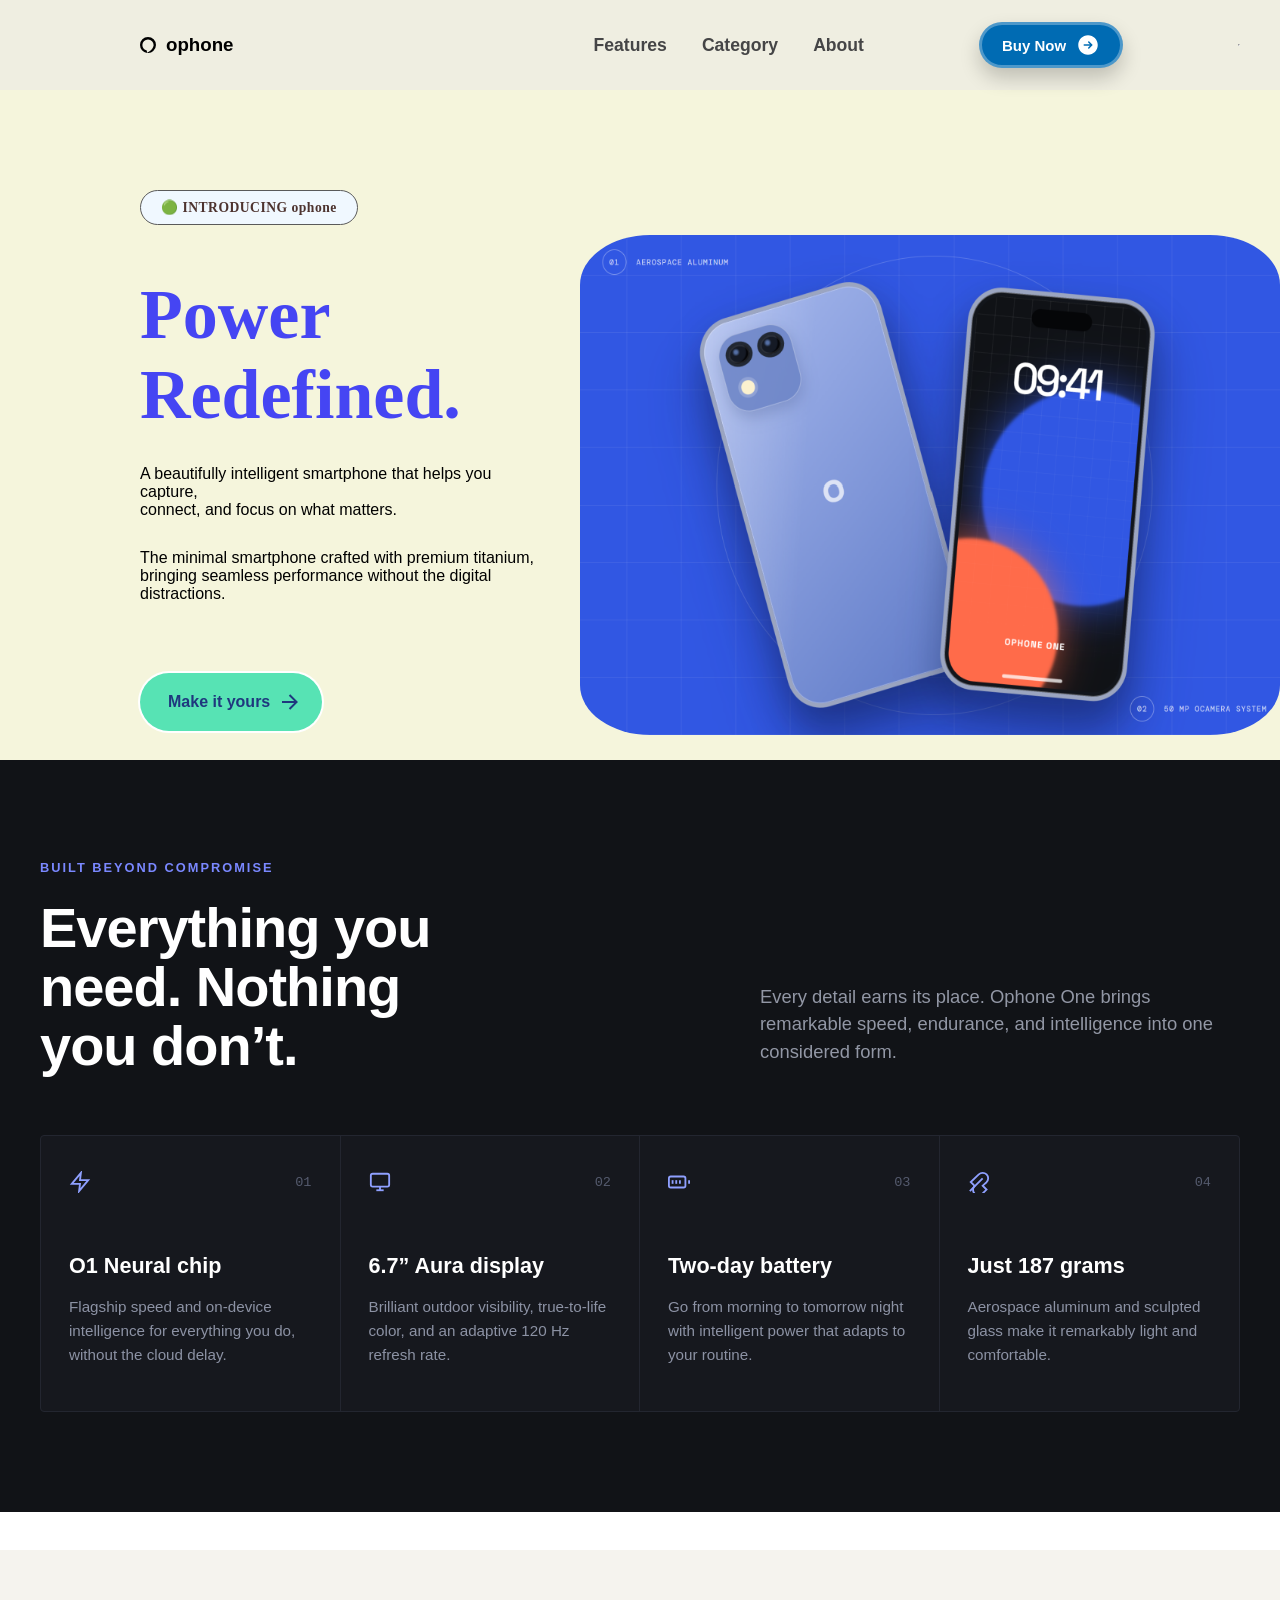
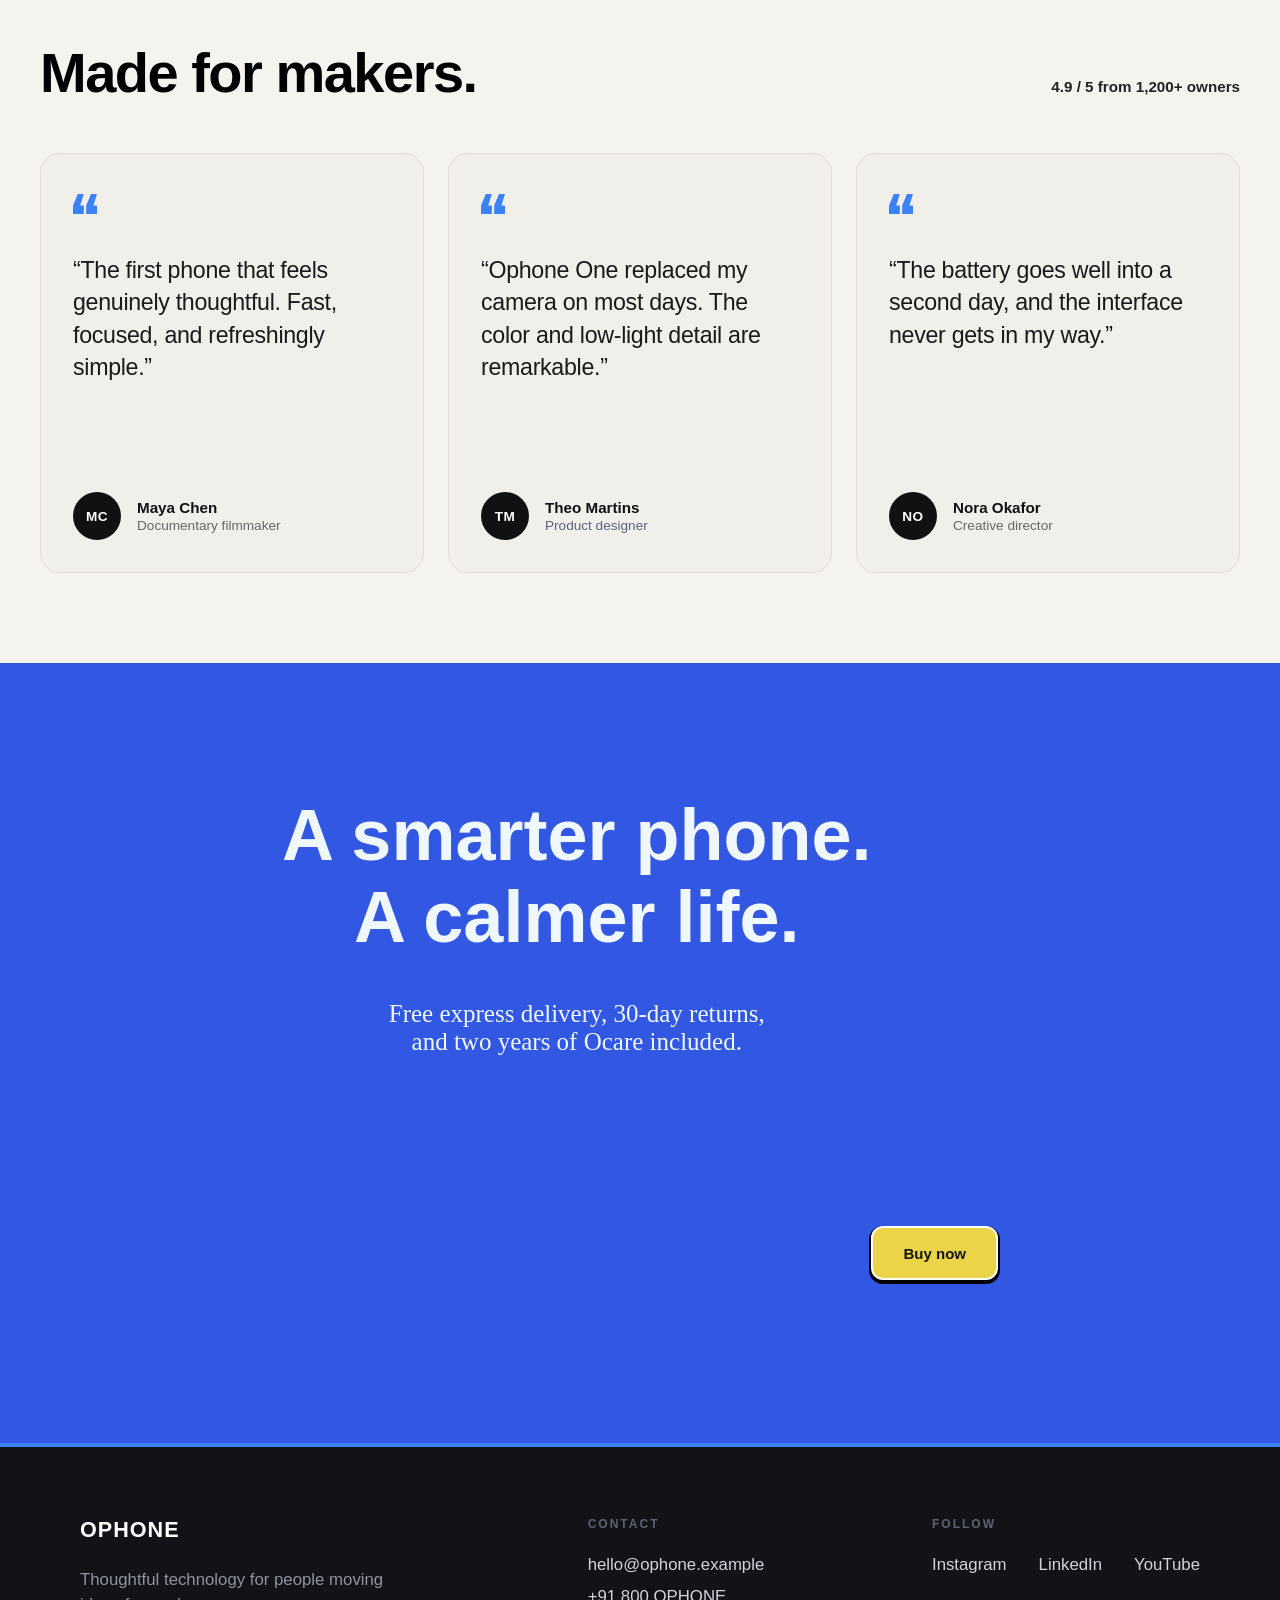
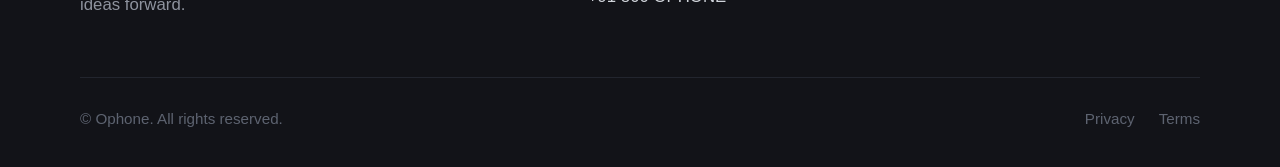
<file: index.html>
<!DOCTYPE html>
<html lang="en">
<head>
    <meta charset="UTF-8">
    <meta name="viewport" content="width=device-width, initial-scale=1.0">
    <title>ophone website</title>
    <link rel="Stylesheet" href="CSS Style/index.css">
    <link rel="Stylesheet" href="CSS Style/main.css">
     <link rel="Stylesheet" href="CSS Style/category.css">
</head>
<body>
    <header class="head1">
        <div class="symbol">
        <div class="logo">
           <svg xmlns="http://www.w3.org/2000/svg" width="16" height="16" fill="currentColor" class="bi bi-alexa" viewBox="0 0 16 16">
  <path d="M7.996 0A8 8 0 0 0 0 8a8 8 0 0 0 6.93 7.93v-1.613a1.06 1.06 0 0 0-.717-1.008A5.6 5.6 0 0 1 2.4 7.865 5.58 5.58 0 0 1 8.054 2.4a5.6 5.6 0 0 1 5.535 5.81l-.002.046-.012.192-.005.061a5 5 0 0 1-.033.284l-.01.068c-.685 4.516-6.564 7.054-6.596 7.068A7.998 7.998 0 0 0 15.992 8 8 8 0 0 0 7.996.001Z"/>
</svg>
            <h3>ophone</h3>
        </div>
        
        <nav class="nav">
            <a href="#feet">Features</a>
            <a href="HTML/Category.html">Category</a>
            <a href="HTML/About.html">About</a>
        </nav>
        </div>
        <div>
         <!-- From Uiverse.io by adeladel522 --> 
<button class="button">
  Buy Now
  <svg fill="currentColor" viewBox="0 0 24 24" class="icon">
    <path
      clip-rule="evenodd"
      d="M12 2.25c-5.385 0-9.75 4.365-9.75 9.75s4.365 9.75 9.75 9.75 9.75-4.365 9.75-9.75S17.385 2.25 12 2.25zm4.28 10.28a.75.75 0 000-1.06l-3-3a.75.75 0 10-1.06 1.06l1.72 1.72H8.25a.75.75 0 000 1.5h5.69l-1.72 1.72a.75.75 0 101.06 1.06l3-3z"
      fill-rule="evenodd"
    ></path>
  </svg>
</button>


        </div>
       <hr>
    </header>

<main>

    <div class="main1">
        <div class="main">
              <h4>🟢 INTRODUCING  ophone</h4>
        </div>
       <div id="main2">
    
    <div class="text">
        <h1 id="power">Power Redefined.</h1>
        <p>A beautifully intelligent smartphone that helps you capture, <br>connect, and focus on what matters.</p>
        <p>The minimal smartphone crafted with premium titanium, bringing seamless 
        performance without the digital distractions.</p>
        <!-- From Uiverse.io by ryota1231 --> 
<button class="animated-button">
  <svg xmlns="http://www.w3.org/2000/svg" class="arr-2" viewBox="0 0 24 24">
    <path
      d="M16.1716 10.9999L10.8076 5.63589L12.2218 4.22168L20 11.9999L12.2218 19.778L10.8076 18.3638L16.1716 12.9999H4V10.9999H16.1716Z"
    ></path>
  </svg>
  <span class="text">Make it yours</span>
  <span class="circle"></span>
  <svg xmlns="http://www.w3.org/2000/svg" class="arr-1" viewBox="0 0 24 24">
    <path
      d="M16.1716 10.9999L10.8076 5.63589L12.2218 4.22168L20 11.9999L12.2218 19.778L10.8076 18.3638L16.1716 12.9999H4V10.9999H16.1716Z"
    ></path>
  </svg>
</button>

    </div>
    
    <img src="Assets/ophone.png" alt="Ophone image">
</div>
</div>
<!-- ------------------------------------------------------------------------------------------------------------------ -->
 <div id="feet"></div>
    <div class="main2">
        <section class="feature">
  <div class="container">
    
    <!-- Top Header Layout -->
    <div class="head">
      <div class="header-left">
        <span class="section-tag">BUILT BEYOND COMPROMISE</span>
        <h2 class="section-title">Everything you<br>need. Nothing<br>you don’t.</h2>
      </div>
      <div class="header-right">
        <p class="section-desc">
          Every detail earns its place. Ophone One brings remarkable speed, endurance, and intelligence into one considered form.
        </p>
      </div>
    </div>

    <!-- 4-Column Feature Grid -->
    <div class="features-grid">
      
      <!-- Card 01 -->
      <div class="feature-card">
        <div class="card-top">
          <svg class="card-icon" viewBox="0 0 24 24" fill="none" stroke="currentColor" stroke-width="2">
            <polygon points="13 2 3 14 12 14 11 22 21 10 12 10 13 2"/>
          </svg>
          <span class="card-num">01</span>
        </div>
        <h3 class="card-title">O1 Neural chip</h3>
        <p class="card-text">
          Flagship speed and on-device intelligence for everything you do, without the cloud delay.
        </p>
      </div>

      <!-- Card 02 -->
      <div class="feature-card">
        <div class="card-top">
          <svg class="card-icon" viewBox="0 0 24 24" fill="none" stroke="currentColor" stroke-width="2">
            <rect x="2" y="3" width="20" height="14" rx="2" ry="2"/>
            <line x1="8" y1="21" x2="16" y2="21"/>
            <line x1="12" y1="17" x2="12" y2="21"/>
          </svg>
          <span class="card-num">02</span>
        </div>
        <h3 class="card-title">6.7” Aura display</h3>
        <p class="card-text">
          Brilliant outdoor visibility, true-to-life color, and an adaptive 120 Hz refresh rate.
        </p>
      </div>

      <!-- Card 03 -->
      <div class="feature-card">
        <div class="card-top">
          <svg class="card-icon" viewBox="0 0 24 24" fill="none" stroke="currentColor" stroke-width="2">
            <rect x="1" y="6" width="18" height="12" rx="2"/>
            <line x1="23" y1="10" x2="23" y2="14"/>
            <line x1="5" y1="10" x2="5" y2="14"/>
            <line x1="9" y1="10" x2="9" y2="14"/>
            <line x1="13" y1="10" x2="13" y2="14"/>
          </svg>
          <span class="card-num">03</span>
        </div>
        <h3 class="card-title">Two-day battery</h3>
        <p class="card-text">
          Go from morning to tomorrow night with intelligent power that adapts to your routine.
        </p>
      </div>

      <!-- Card 04 -->
      <div class="feature-card">
        <div class="card-top">
          <svg class="card-icon" viewBox="0 0 24 24" fill="none" stroke="currentColor" stroke-width="2">
            <path d="M20.24 12.24a6 6 0 0 0-8.49-8.49L3 12l4.24 4.24a6 6 0 0 0 8.49 8.49l4.51-4.49-4.24-4.24z"/>
            <line x1="16" y1="8" x2="2" y2="22"/>
          </svg>
          <span class="card-num">04</span>
        </div>
        <h3 class="card-title">Just 187 grams</h3>
        <p class="card-text">
          Aerospace aluminum and sculpted glass make it remarkably light and comfortable.
        </p>
      </div>

    </div>
  </div>
</section>
    </div>
    <!-- ----------------------------------------------------------- -->
    <div class="main3">
        <section class="testimonials-section">
  <div class="testimonials-container">
    
    <!-- Top Header -->
    <div class="testimonials-header">
      <h2 class="section">Made for makers.</h2>
      <span class="rating-badge">4.9 / 5 from 1,200+ owners</span>
    </div>

    <!-- 3 Card Grid -->
    <div class="testimonials-grid">
      
      <!-- Card 1 -->
      <div class="testimonial-card">
        <div class="card-content">
          <div class="quote-icon">
            <svg width="24" height="20" viewBox="0 0 24 20" fill="none" xmlns="http://www.w3.org/2000/svg">
              <path d="M0 20V11.4286L4.8 0H10.8L7.2 11.4286H10.8V20H0ZM13.2 20V11.4286L18 0H24L20.4 11.4286H24V20H13.2Z" fill="#3B82F6"/>
            </svg>
          </div>
          <p class="quote-text">
            “The first phone that feels genuinely thoughtful. Fast, focused, and refreshingly simple.”
          </p>
        </div>
        
        <div class="user-profile">
          <div class="avatar">MC</div>
          <div class="user-details">
            <h4 class="user-name">Maya Chen</h4>
            <p class="user-role">Documentary filmmaker</p>
          </div>
        </div>
      </div>

      <!-- Card 2 (Featured Light Lavender) -->
      <div class="testimonial-card featured">
        <div class="card-content">
          <div class="quote-icon">
            <svg width="24" height="20" viewBox="0 0 24 20" fill="none" xmlns="http://www.w3.org/2000/svg">
              <path d="M0 20V11.4286L4.8 0H10.8L7.2 11.4286H10.8V20H0ZM13.2 20V11.4286L18 0H24L20.4 11.4286H24V20H13.2Z" fill="#3B82F6"/>
            </svg>
          </div>
          <p class="quote-text">
            “Ophone One replaced my camera on most days. The color and low-light detail are remarkable.”
          </p>
        </div>

        <div class="user-profile">
          <div class="avatar">TM</div>
          <div class="user-details">
            <h4 class="user-name">Theo Martins</h4>
            <p class="user-role">Product designer</p>
          </div>
        </div>
      </div>

      <!-- Card 3 -->
      <div class="testimonial-card">
        <div class="card-content">
          <div class="quote-icon">
            <svg width="24" height="20" viewBox="0 0 24 20" fill="none" xmlns="http://www.w3.org/2000/svg">
              <path d="M0 20V11.4286L4.8 0H10.8L7.2 11.4286H10.8V20H0ZM13.2 20V11.4286L18 0H24L20.4 11.4286H24V20H13.2Z" fill="#3B82F6"/>
            </svg>
          </div>
          <p class="quote-text">
            “The battery goes well into a second day, and the interface never gets in my way.”
          </p>
        </div>

        <div class="user-profile">
          <div class="avatar">NO</div>
          <div class="user-details">
            <h4 class="user-name">Nora Okafor</h4>
            <p class="user-role">Creative director</p>
          </div>
        </div>
      </div>

    </div>
  </div>
</section>
    </div>

    <!-- --------------------------------------------------- -->
    <div>
    <div class="category">
    <div class="last">
        <h1>A smarter phone.<br> A calmer life.</h1><br>
        <p>Free express delivery, 30-day returns,<br> and two years of Ocare included.</p>
    </div>

   
   
   <div class="butt">
    <!-- From Uiverse.io by Mike11jr --> 
<a href="/../HTML/Category.html"> <button class="btn"> Buy now
</button></a>
</div>

</div>
</div>

    </main>
 <!-- ------------------------------------------------------------- -->
  
<footer class="site-footer">
  <!-- Top Blue Accent Line -->
  <div class="footer-blue-accent"></div>

  <div class="footer-container">
    <!-- Main Content Area -->
    <div class="footer-main">
      
      <!-- Left Column: Brand & Tagline -->
      <div class="footer-brand">
        <h2 class="footer-logo">OPHONE</h2>
        <p class="footer-tagline">
          Thoughtful technology for people moving ideas forward.
        </p>
      </div>

      <!-- Middle Column: Contact -->
      <div class="footer-col">
        <span class="col-label">CONTACT</span>
        <div class="contact-list">
          <a href="mailto:hello@ophone.example">hello@ophone.example</a>
          <a href="tel:+1800OPHONE">+91 800 OPHONE</a>
        </div>
      </div>

      <!-- Right Column: Follow Links -->
      <div class="footer-col">
        <span class="col-label">FOLLOW</span>
        <div class="social-list">
          <a href="#">Instagram</a>
          <a href="#">LinkedIn</a>
          <a href="#">YouTube</a>
        </div>
      </div>

    </div>

    <!-- Horizontal Divider Line -->
    <hr class="footer-divider">

    <!-- Bottom Bar -->
    <div class="footer-bottom">
      <p class="copyright">&copy;  Ophone. All rights reserved.</p>
      <div class="legal-links">
        <a href="#">Privacy</a>
        <a href="#">Terms</a>
      </div>
    </div>
  </div>
</footer>

</body>
</html>
</file>
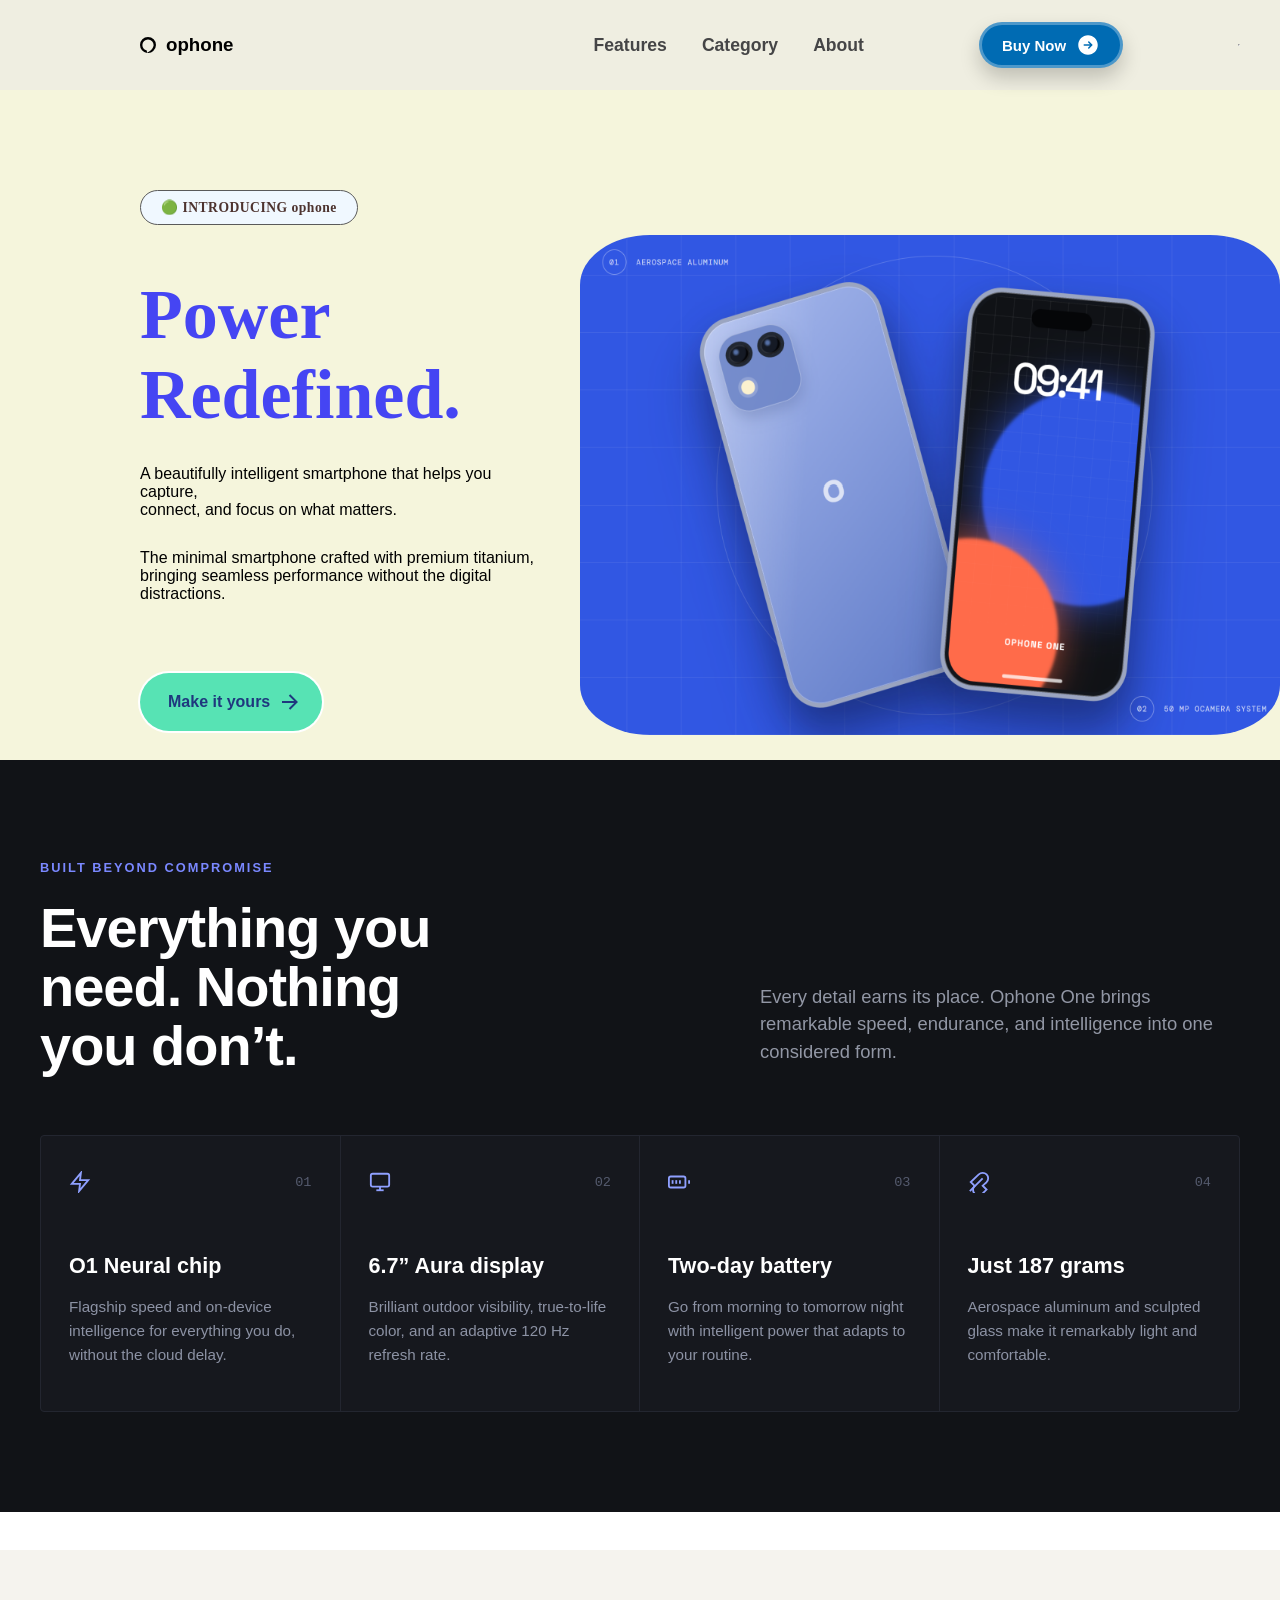
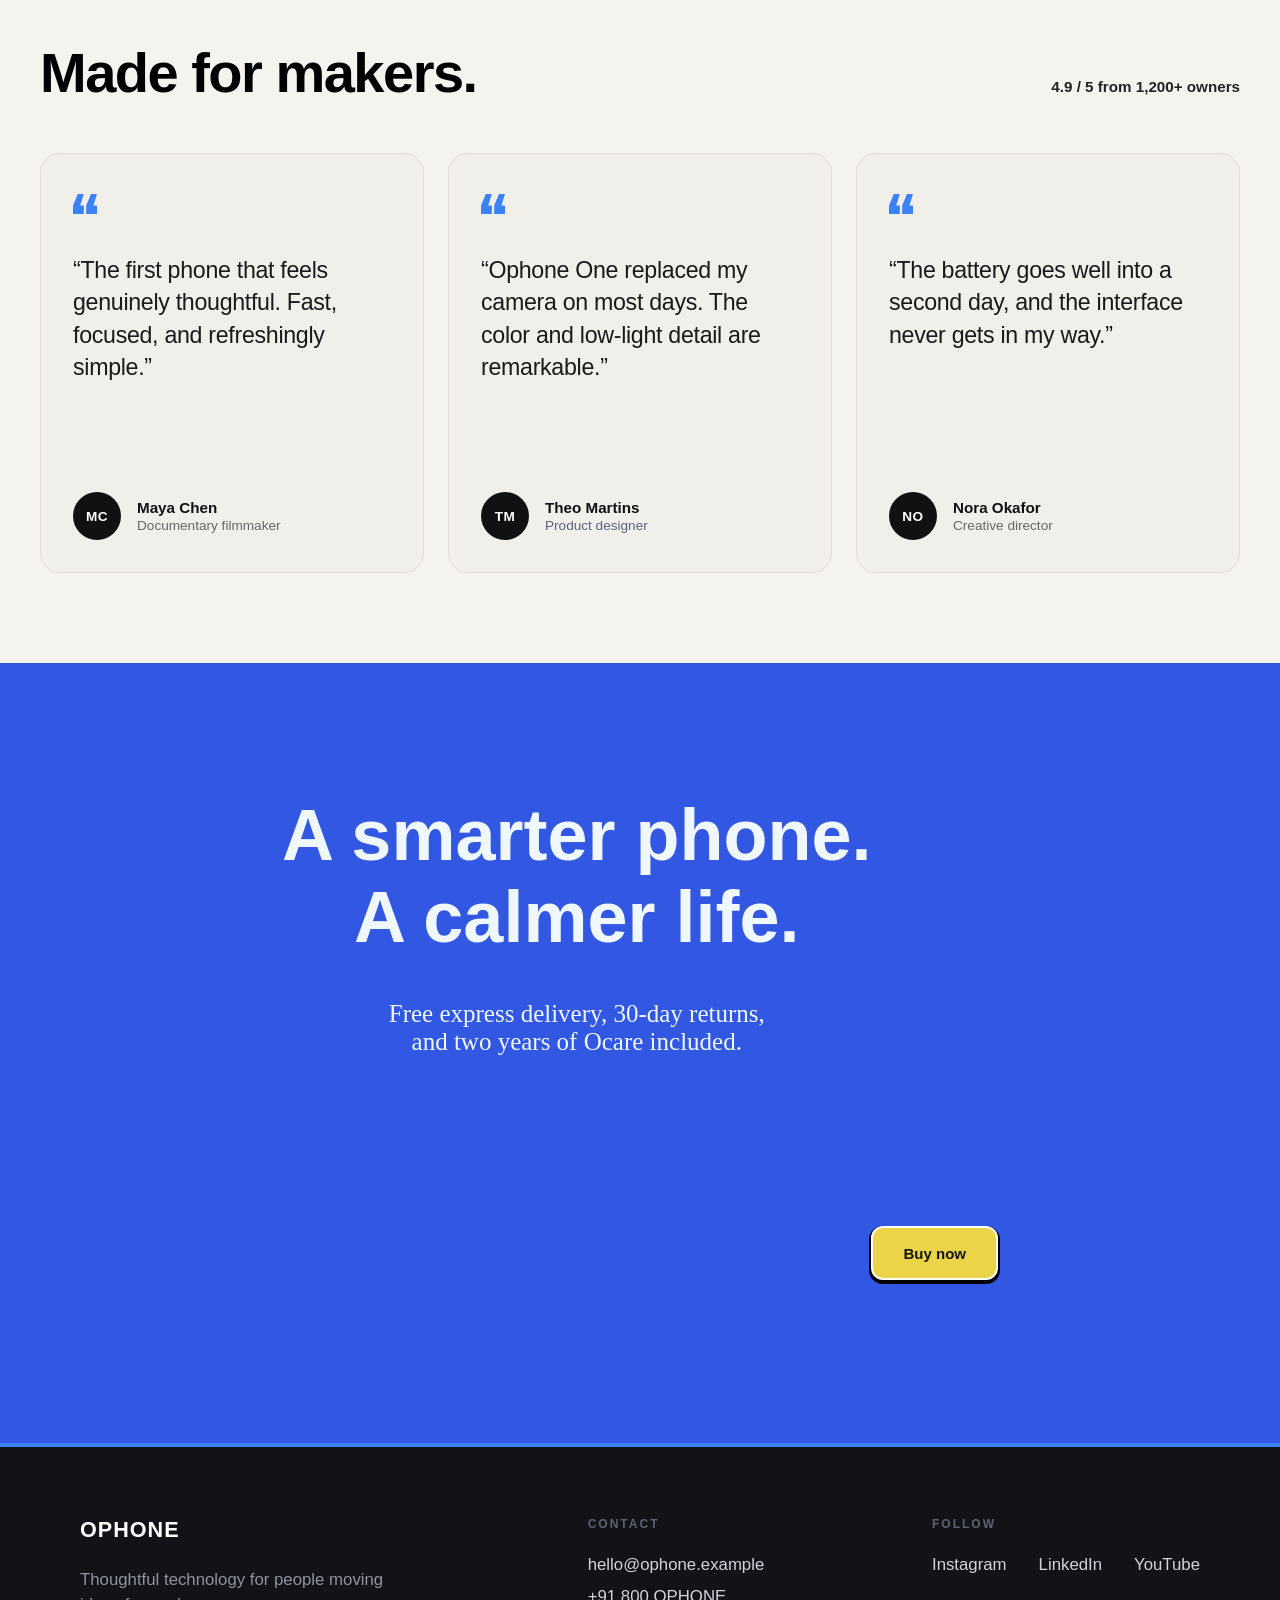
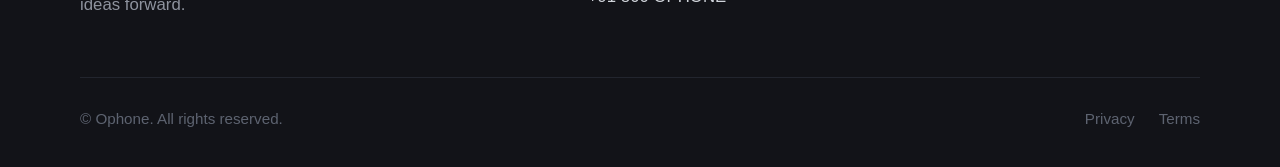
<file: HTML/index.html>
<!DOCTYPE html>
<html lang="en">
<head>
    <meta charset="UTF-8">
    <meta name="viewport" content="width=device-width, initial-scale=1.0">
    <title>Minor_Project_02</title>
    <link rel="Stylesheet" href="../CSS Style/index.css">
    <link rel="Stylesheet" href="../CSS Style/main.css">
     <link rel="Stylesheet" href="../CSS Style/category.css">
</head>
<body>
    <header class="head1">
        <div class="symbol">
        <div class="logo">
           <svg xmlns="http://www.w3.org/2000/svg" width="16" height="16" fill="currentColor" class="bi bi-alexa" viewBox="0 0 16 16">
  <path d="M7.996 0A8 8 0 0 0 0 8a8 8 0 0 0 6.93 7.93v-1.613a1.06 1.06 0 0 0-.717-1.008A5.6 5.6 0 0 1 2.4 7.865 5.58 5.58 0 0 1 8.054 2.4a5.6 5.6 0 0 1 5.535 5.81l-.002.046-.012.192-.005.061a5 5 0 0 1-.033.284l-.01.068c-.685 4.516-6.564 7.054-6.596 7.068A7.998 7.998 0 0 0 15.992 8 8 8 0 0 0 7.996.001Z"/>
</svg>
            <h3>ophone</h3>
        </div>
        
        <nav class="nav">
            <a href="#feet">Features</a>
            <a href="/../HTML/Category.html">Category</a>
            <a href="/../HTML/About.html">About</a>
        </nav>
        </div>
        <div>
         <!-- From Uiverse.io by adeladel522 --> 
<button class="button">
  Buy Now
  <svg fill="currentColor" viewBox="0 0 24 24" class="icon">
    <path
      clip-rule="evenodd"
      d="M12 2.25c-5.385 0-9.75 4.365-9.75 9.75s4.365 9.75 9.75 9.75 9.75-4.365 9.75-9.75S17.385 2.25 12 2.25zm4.28 10.28a.75.75 0 000-1.06l-3-3a.75.75 0 10-1.06 1.06l1.72 1.72H8.25a.75.75 0 000 1.5h5.69l-1.72 1.72a.75.75 0 101.06 1.06l3-3z"
      fill-rule="evenodd"
    ></path>
  </svg>
</button>


        </div>
       <hr>
    </header>

<main>

    <div class="main1">
        <div class="main">
              <h4>🟢 INTRODUCING  ophone</h4>
        </div>
       <div id="main2">
    
    <div class="text">
        <h1 id="power">Power Redefined.</h1>
        <p>A beautifully intelligent smartphone that helps you capture, <br>connect, and focus on what matters.</p>
        <p>The minimal smartphone crafted with premium titanium, bringing seamless 
        performance without the digital distractions.</p>
        <!-- From Uiverse.io by ryota1231 --> 
<button class="animated-button">
  <svg xmlns="http://www.w3.org/2000/svg" class="arr-2" viewBox="0 0 24 24">
    <path
      d="M16.1716 10.9999L10.8076 5.63589L12.2218 4.22168L20 11.9999L12.2218 19.778L10.8076 18.3638L16.1716 12.9999H4V10.9999H16.1716Z"
    ></path>
  </svg>
  <span class="text">Make it yours</span>
  <span class="circle"></span>
  <svg xmlns="http://www.w3.org/2000/svg" class="arr-1" viewBox="0 0 24 24">
    <path
      d="M16.1716 10.9999L10.8076 5.63589L12.2218 4.22168L20 11.9999L12.2218 19.778L10.8076 18.3638L16.1716 12.9999H4V10.9999H16.1716Z"
    ></path>
  </svg>
</button>

    </div>
    
    <img src="../Assets/ophone.png" alt="Ophone image">
</div>
</div>
<!-- ------------------------------------------------------------------------------------------------------------------ -->
 <div id="feet"></div>
    <div class="main2">
        <section class="feature">
  <div class="container">
    
    <!-- Top Header Layout -->
    <div class="head">
      <div class="header-left">
        <span class="section-tag">BUILT BEYOND COMPROMISE</span>
        <h2 class="section-title">Everything you<br>need. Nothing<br>you don’t.</h2>
      </div>
      <div class="header-right">
        <p class="section-desc">
          Every detail earns its place. Ophone One brings remarkable speed, endurance, and intelligence into one considered form.
        </p>
      </div>
    </div>

    <!-- 4-Column Feature Grid -->
    <div class="features-grid">
      
      <!-- Card 01 -->
      <div class="feature-card">
        <div class="card-top">
          <svg class="card-icon" viewBox="0 0 24 24" fill="none" stroke="currentColor" stroke-width="2">
            <polygon points="13 2 3 14 12 14 11 22 21 10 12 10 13 2"/>
          </svg>
          <span class="card-num">01</span>
        </div>
        <h3 class="card-title">O1 Neural chip</h3>
        <p class="card-text">
          Flagship speed and on-device intelligence for everything you do, without the cloud delay.
        </p>
      </div>

      <!-- Card 02 -->
      <div class="feature-card">
        <div class="card-top">
          <svg class="card-icon" viewBox="0 0 24 24" fill="none" stroke="currentColor" stroke-width="2">
            <rect x="2" y="3" width="20" height="14" rx="2" ry="2"/>
            <line x1="8" y1="21" x2="16" y2="21"/>
            <line x1="12" y1="17" x2="12" y2="21"/>
          </svg>
          <span class="card-num">02</span>
        </div>
        <h3 class="card-title">6.7” Aura display</h3>
        <p class="card-text">
          Brilliant outdoor visibility, true-to-life color, and an adaptive 120 Hz refresh rate.
        </p>
      </div>

      <!-- Card 03 -->
      <div class="feature-card">
        <div class="card-top">
          <svg class="card-icon" viewBox="0 0 24 24" fill="none" stroke="currentColor" stroke-width="2">
            <rect x="1" y="6" width="18" height="12" rx="2"/>
            <line x1="23" y1="10" x2="23" y2="14"/>
            <line x1="5" y1="10" x2="5" y2="14"/>
            <line x1="9" y1="10" x2="9" y2="14"/>
            <line x1="13" y1="10" x2="13" y2="14"/>
          </svg>
          <span class="card-num">03</span>
        </div>
        <h3 class="card-title">Two-day battery</h3>
        <p class="card-text">
          Go from morning to tomorrow night with intelligent power that adapts to your routine.
        </p>
      </div>

      <!-- Card 04 -->
      <div class="feature-card">
        <div class="card-top">
          <svg class="card-icon" viewBox="0 0 24 24" fill="none" stroke="currentColor" stroke-width="2">
            <path d="M20.24 12.24a6 6 0 0 0-8.49-8.49L3 12l4.24 4.24a6 6 0 0 0 8.49 8.49l4.51-4.49-4.24-4.24z"/>
            <line x1="16" y1="8" x2="2" y2="22"/>
          </svg>
          <span class="card-num">04</span>
        </div>
        <h3 class="card-title">Just 187 grams</h3>
        <p class="card-text">
          Aerospace aluminum and sculpted glass make it remarkably light and comfortable.
        </p>
      </div>

    </div>
  </div>
</section>
    </div>
    <!-- ----------------------------------------------------------- -->
    <div class="main3">
        <section class="testimonials-section">
  <div class="testimonials-container">
    
    <!-- Top Header -->
    <div class="testimonials-header">
      <h2 class="section">Made for makers.</h2>
      <span class="rating-badge">4.9 / 5 from 1,200+ owners</span>
    </div>

    <!-- 3 Card Grid -->
    <div class="testimonials-grid">
      
      <!-- Card 1 -->
      <div class="testimonial-card">
        <div class="card-content">
          <div class="quote-icon">
            <svg width="24" height="20" viewBox="0 0 24 20" fill="none" xmlns="http://www.w3.org/2000/svg">
              <path d="M0 20V11.4286L4.8 0H10.8L7.2 11.4286H10.8V20H0ZM13.2 20V11.4286L18 0H24L20.4 11.4286H24V20H13.2Z" fill="#3B82F6"/>
            </svg>
          </div>
          <p class="quote-text">
            “The first phone that feels genuinely thoughtful. Fast, focused, and refreshingly simple.”
          </p>
        </div>
        
        <div class="user-profile">
          <div class="avatar">MC</div>
          <div class="user-details">
            <h4 class="user-name">Maya Chen</h4>
            <p class="user-role">Documentary filmmaker</p>
          </div>
        </div>
      </div>

      <!-- Card 2 (Featured Light Lavender) -->
      <div class="testimonial-card featured">
        <div class="card-content">
          <div class="quote-icon">
            <svg width="24" height="20" viewBox="0 0 24 20" fill="none" xmlns="http://www.w3.org/2000/svg">
              <path d="M0 20V11.4286L4.8 0H10.8L7.2 11.4286H10.8V20H0ZM13.2 20V11.4286L18 0H24L20.4 11.4286H24V20H13.2Z" fill="#3B82F6"/>
            </svg>
          </div>
          <p class="quote-text">
            “Ophone One replaced my camera on most days. The color and low-light detail are remarkable.”
          </p>
        </div>

        <div class="user-profile">
          <div class="avatar">TM</div>
          <div class="user-details">
            <h4 class="user-name">Theo Martins</h4>
            <p class="user-role">Product designer</p>
          </div>
        </div>
      </div>

      <!-- Card 3 -->
      <div class="testimonial-card">
        <div class="card-content">
          <div class="quote-icon">
            <svg width="24" height="20" viewBox="0 0 24 20" fill="none" xmlns="http://www.w3.org/2000/svg">
              <path d="M0 20V11.4286L4.8 0H10.8L7.2 11.4286H10.8V20H0ZM13.2 20V11.4286L18 0H24L20.4 11.4286H24V20H13.2Z" fill="#3B82F6"/>
            </svg>
          </div>
          <p class="quote-text">
            “The battery goes well into a second day, and the interface never gets in my way.”
          </p>
        </div>

        <div class="user-profile">
          <div class="avatar">NO</div>
          <div class="user-details">
            <h4 class="user-name">Nora Okafor</h4>
            <p class="user-role">Creative director</p>
          </div>
        </div>
      </div>

    </div>
  </div>
</section>
    </div>

    <!-- --------------------------------------------------- -->
    <div>
    <div class="category">
    <div class="last">
        <h1>A smarter phone.<br> A calmer life.</h1><br>
        <p>Free express delivery, 30-day returns,<br> and two years of Ocare included.</p>
    </div>

   
   
   <div class="butt">
    <!-- From Uiverse.io by Mike11jr --> 
<a href="/../HTML/Category.html"> <button class="btn"> Buy now
</button></a>
</div>

</div>
</div>

    </main>
 <!-- ------------------------------------------------------------- -->
  
<footer class="site-footer">
  <!-- Top Blue Accent Line -->
  <div class="footer-blue-accent"></div>

  <div class="footer-container">
    <!-- Main Content Area -->
    <div class="footer-main">
      
      <!-- Left Column: Brand & Tagline -->
      <div class="footer-brand">
        <h2 class="footer-logo">OPHONE</h2>
        <p class="footer-tagline">
          Thoughtful technology for people moving ideas forward.
        </p>
      </div>

      <!-- Middle Column: Contact -->
      <div class="footer-col">
        <span class="col-label">CONTACT</span>
        <div class="contact-list">
          <a href="mailto:hello@ophone.example">hello@ophone.example</a>
          <a href="tel:+1800OPHONE">+91 800 OPHONE</a>
        </div>
      </div>

      <!-- Right Column: Follow Links -->
      <div class="footer-col">
        <span class="col-label">FOLLOW</span>
        <div class="social-list">
          <a href="#">Instagram</a>
          <a href="#">LinkedIn</a>
          <a href="#">YouTube</a>
        </div>
      </div>

    </div>

    <!-- Horizontal Divider Line -->
    <hr class="footer-divider">

    <!-- Bottom Bar -->
    <div class="footer-bottom">
      <p class="copyright">&copy;  Ophone. All rights reserved.</p>
      <div class="legal-links">
        <a href="#">Privacy</a>
        <a href="#">Terms</a>
      </div>
    </div>
  </div>
</footer>

</body>
</html>
</file>
<file: CSS Style/index.css>
html {
    scroll-behavior: smooth;
}
* {
    margin: 0;
    padding: 0;
    box-sizing: border-box;
    
}

.head1 {
    background-color: rgb(239, 238, 225);
    display: flex;
    justify-content: space-between; /* Keeps logo left, nav middle, cart right */
    align-items: center;
    padding: 10px 40px;
    height: 90px;
    flex-wrap: nowrap;
    white-space: nowrap;
    
} 

.symbol {
    display: flex;
    align-items: center;
    gap: 10px;
}

.logo {
    display: flex;
    align-items: center;
    gap: 10px;
    cursor: pointer;
    transition: color 0.2s ease;
    white-space: nowrap;
    margin-left: 100px;
}
.logo h3{
    font-family: 'Lucida Sans', 'Lucida Sans Regular', 'Lucida Grande', 'Lucida Sans Unicode', Geneva, Verdana, sans-serif;
}
.logo:hover {
    color:rgb(255, 0, 0);
}

.nav {
    display: flex;
    align-items: center;
    gap: 35px;
    margin-left: 350px;
    white-space: nowrap;
}

.nav a {
    text-decoration: none;
    color: rgb(69, 69, 70);
    font-weight: bold;
    font-size: 1.1rem;
    transition: color 0.2s ease;
}

.nav a:hover {
    color: crimson;
}

.cart {
    display: flex;
    align-items: center;
    cursor: pointer;
}

.cart:hover {
    color: blue;
}
/* From Uiverse.io by adeladel522 */ 
.button {
  position: relative;
  transition: all 0.3s ease-in-out;
  box-shadow: 0px 10px 20px rgba(0, 0, 0, 0.2);
  padding-block: 0.5rem;
  padding-inline: 1.25rem;
  background-color: rgb(0 107 179);
  border-radius: 9999px;
  display: flex;
  align-items: center;
  justify-content: center;
  cursor: pointer;
  color: #ffff;
  gap: 10px;
  font-weight: bold;
  border: 3px solid #ffffff4d;
  outline: none;
  overflow: hidden;
  font-size: 15px;
}

.icon {
  width: 24px;
  height: 24px;
  transition: all 0.3s ease-in-out;
}

.button:hover {
  transform: scale(1.05);
  border-color: #fff9;
}

.button:hover .icon {
  transform: translate(4px);
}

.button:hover::before {
  animation: shine 1.5s ease-out infinite;
}

.button::before {
  content: "";
  position: absolute;
  width: 100px;
  height: 100%;
  background-image: linear-gradient(
    120deg,
    rgba(255, 255, 255, 0) 30%,
    rgba(255, 255, 255, 0.8),
    rgba(255, 255, 255, 0) 70%
  );
  top: 0;
  left: -100px;
  opacity: 0.6;
}

@keyframes shine {
  0% {
    left: -100px;
  }

  60% {
    left: 100%;
  }

  to {
    left: 100%;
  }
}
.main2{
    height: 790px;
}
/* From Uiverse.io by Mike11jr */ 
.btn {
 padding: 1.1em 2em;
 background: none;
 border: 2px solid #fff;
 font-size: 15px;
 color: #131313;
 cursor: pointer;
 position: relative;
 overflow: hidden;
 transition: all 0.3s;
 border-radius: 12px;
 background-color: #ecd448;
 font-weight: bolder;
 box-shadow: 0 2px 0 2px #000;

}

.btn:before {
 content: "";
 position: absolute;
 width: 100px;
 height: 120%;
 background-color: #ff6700;
 top: 50%;
 transform: skewX(30deg) translate(-150%, -50%);
 transition: all 0.5s;
}

.btn:hover {
 background-color: #4cc9f0;
 color: #fff;
 box-shadow: 0 2px 0 2px #0d3b66;
}

.btn:hover::before {
 transform: skewX(30deg) translate(150%, -50%);
 transition-delay: 0.1s;
}

.btn:active {
 transform: scale(0.9);
}
/* ------------------------------------------------------- */
</file>
<file: CSS Style/main.css>
html {
    scroll-behavior: smooth;
}
.main1{
    background-color:beige;
    height: 670px;
}
.main{
    margin-top: 100px;
    margin-left: 140px;
    border: 1px solid;
    border-color: rgb(90, 90, 90);
    display: inline-flex;  
    justify-content: center;
    align-items: center;
    border-radius: 20px;
    padding: 8px 20px;
    background-color: aliceblue;
}
.main h4{
    margin: 0;
    font-family: Cambria, Cochin, Georgia, Times, 'Times New Roman', serif ;
    color: rgb(77, 51, 47);
    font-size: 0.85rem;
    letter-spacing: 0.5px;
}
#main2{
    display: flex;
}
#power{
    margin-top: 50px;
    margin-left: 140px;
    font-size: 70px;
    color: rgb(69, 69, 243);
    font-family: Cambria, Cochin, Georgia, Times, 'Times New Roman', serif;
    
}
#main2 img{
    height: 500px;
    width: 700px;
    margin-top: 10px;
    margin-left: 30px;
    border-radius: 10%;
}
.text p{
    margin-left: 140px;
    margin-top: 30px;
    font-family: 'Lucida Sans', 'Lucida Sans Regular', 'Lucida Grande', 'Lucida Sans Unicode', Geneva, Verdana, sans-serif;
    
}
/* From Uiverse.io by ryota1231 */ 
.animated-button {
  position: relative;
  display: flex;
  align-items: center;
  gap: 4px;
  padding: 16px 36px;
  border: 4px solid;
  border-color: transparent;
  font-size: 16px;
  background-color: rgb(87, 227, 180);
  border-radius: 100px;
  font-weight: 600;
  color: #1f387e;
  box-shadow: 0 0 0 2px #ffffff;
  cursor: pointer;
  overflow: hidden;
  transition: all 0.6s cubic-bezier(0.23, 1, 0.32, 1);
  margin-left: 140px;
  margin-top: 70px;
}

.animated-button svg {
  position: absolute;
  width: 24px;
  fill: #1f387e;
  z-index: 9;
  transition: all 0.8s cubic-bezier(0.23, 1, 0.32, 1);
}

.animated-button .arr-1 {
  right: 16px;
}

.animated-button .arr-2 {
  left: -25%;
}

.animated-button .circle {
  position: absolute;
  top: 50%;
  left: 50%;
  transform: translate(-50%, -50%);
  width: 20px;
  height: 20px;
  background-color: #c5e5e4;
  border-radius: 50%;
  opacity: 0;
  transition: all 0.8s cubic-bezier(0.23, 1, 0.32, 1);
}

.animated-button .text {
  position: relative;
  z-index: 1;
  transform: translateX(-12px);
  transition: all 0.8s cubic-bezier(0.23, 1, 0.32, 1);
}

.animated-button:hover {
  box-shadow: 0 0 0 12px transparent;
  color: #212121;
  border-radius: 12px;
}

.animated-button:hover .arr-1 {
  right: -25%;
}

.animated-button:hover .arr-2 {
  left: 16px;
}

.animated-button:hover .text {
  transform: translateX(12px);
}

.animated-button:hover svg {
  fill: #1f387e;
}

.animated-button:active {
  scale: 0.95;
  box-shadow: 0 0 0 4px greenyellow;
}

.animated-button:hover .circle {
  width: 220px;
  height: 220px;
  opacity: 1;
}
------------------------------------------------------------------
* {
  margin: 0;
  padding: 0;
  box-sizing: border-box;
  font-family: -apple-system, BlinkMacSystemFont, "Segoe UI", Roboto, sans-serif;
}

/* Background Section */
.feature{
  background-color: #111317; /* Dark charcoal background */
  color: #ffffff;
  padding: 100px 40px;
}

.container {
  max-width: 1200px;
  margin: 0 auto;
}

/* Header Layout */
.head {
  display: flex;
  justify-content: space-between;
  align-items: flex-end;
  margin-bottom: 60px;
  gap: 40px;
}

.header-left {
  flex: 1;
}

.section-tag {
  color: #7a88ff; /* Soft purple/blue tag color */
  font-size: 0.8rem;
  font-weight: 700;
  letter-spacing: 2px;
  display: block;
  margin-bottom: 24px;
}

.section-title {
  font-size: 3.5rem;
  font-weight: 700;
  line-height: 1.05;
  letter-spacing: -1px;
}

.header-right {
  flex: 1;
  max-width: 480px;
  padding-bottom: 10px;
}

.section-desc {
  color: #9297a5;
  font-size: 1.15rem;
  line-height: 1.5;
}

/* 4-Column Grid Container */
.features-grid {
  display: grid;
  grid-template-columns: repeat(4, 1fr);
  border: 1px solid #232630; /* Outer container border */
  border-radius: 4px;
  background-color: #16181e;
}

/* Individual Feature Card */
.feature-card {
  padding: 35px 28px 45px 28px;
  border-right: 1px solid #232630; /* Vertical divider lines */
  display: flex;
  flex-direction: column;
}

.feature-card:last-child {
  border-right: none;
}

/* Card Elements */
.card-top {
  display: flex;
  justify-content: space-between;
  align-items: center;
  margin-bottom: 60px;
}

.card-icon {
  width: 22px;
  height: 22px;
  color: #8fa0ff;
}

.card-num {
  font-size: 0.85rem;
  color: #555b6e;
  font-family: monospace;
}

.card-title {
  font-size: 1.35rem;
  font-weight: 600;
  margin-bottom: 16px;
  color: #ffffff;
}

.card-text {
  color: #8c92a4;
  font-size: 0.95rem;
  line-height: 1.55;
}

/* Responsive adjustments for mobile/tablet */
@media (max-width: 900px) {
  .features-header {
    flex-direction: column;
    align-items: flex-start;
  }

  .features-grid {
    grid-template-columns: 1fr;
  }

  .feature-card {
    border-right: none;
    border-bottom: 1px solid #232630;
  }

  .feature-card:last-child {
    border-bottom: none;
  }
}
-----------------------------------------------------------------------------------------------
.main3{
  height: 790px;
}
* {
  margin: 0;
  padding: 0;
  box-sizing: border-box;
  font-family: -apple-system, BlinkMacSystemFont, "Segoe UI", Roboto, sans-serif;
}

/* Background Section */
.testimonials-section {
  background-color: #f5f3ee; /* Warm cream background */
  padding: 90px 40px;
  color: #1a1a1a;
}

.testimonials-container {
  max-width: 1200px;
  margin: 0 auto;
}

/* Header */
.testimonials-header {
  display: flex;
  justify-content: space-between;
  align-items: flex-end;
  margin-bottom: 48px;
}

.section {
  font-size: 3.5rem;
  color: rgb(0, 0, 0);
  font-weight: 700;
  letter-spacing: -1.5px;
  
}

.rating-badge {
  font-size: 0.95rem;
  font-weight: 600;
  color: #222222;
  margin-bottom: 10px;
}

/* Card Grid Layout */
.testimonials-grid {
  display: grid;
  grid-template-columns: repeat(3, 1fr);
  gap: 24px;
}

/* Base Card Style */
.testimonial-card {
  background-color: #f1efea;
  border: 1px solid #e0ddd6;
  border-radius: 20px;
  padding: 40px 32px 32px 32px;
  display: flex;
  flex-direction: column;
  justify-content: space-between;
  min-height: 420px;
}

/* Featured (Middle) Card */
.testimonial-card.featured {
  background-color: #F1EFEA; /* Light lavender tint */
  border:1px sol ;
}

/* Content & Text */
.quote-icon {
  margin-bottom: 36px;
}

.quote-text {
  font-size: 1.45rem;
  font-weight: 500;
  line-height: 1.4;
  color: #1a1a1a;
  letter-spacing: -0.3px;
}

/* User Profile Block at Bottom */
.user-profile {
  display: flex;
  align-items: center;
  gap: 16px;
  margin-top: 40px;
}

.avatar {
  width: 48px;
  height: 48px;
  background-color: #111111;
  color: #ffffff;
  border-radius: 50%;
  display: flex;
  align-items: center;
  justify-content: center;
  font-size: 0.85rem;
  font-weight: 700;
  letter-spacing: 0.5px;
  flex-shrink: 0;
}

.user-name {
  font-size: 0.95rem;
  font-weight: 700;
  color: #111111;
}

.user-role {
  font-size: 0.85rem;
  color: #666666;
  margin-top: 2px;
}

.testimonial-card.featured .user-role {
  color: #5b6280; /* Slightly bluer muted text for middle card */
}

/* Responsive adjustments */
@media (max-width: 900px) {
  .testimonials-header {
    flex-direction: column;
    align-items: flex-start;
    gap: 12px;
  }

  .section-title {
    font-size: 2.5rem;
  }

  .testimonials-grid {
    grid-template-columns: 1fr;
  }

  .testimonial-card {
    min-height: auto;
  }
}
</file>
<file: CSS Style/category.css>
html {
    scroll-behavior: smooth;
}
.category{
    height: 780px;
    background-color: #3157E3;
    display: flex;
    align-items: center;
    justify-content: center;
}
.last{
    color: aliceblue;
    font-size: 36px;
    text-align: center;
    margin-bottom: 20%;
    font-family: 'Times New Roman', Times, serif;
    
    
}
.last p{
    font-size: 25px;
    font-family: Cambria, Cochin, Georgia, Times, 'Times New Roman', serif;
}
.butt{
    margin-top: 400px;
}
/* ---------------------------------------------------------- */
 .fort{
   height: 300px;
   background-color: #17191E;
   color: whitesmoke;
   font-family: Cambria, Cochin, Georgia, Times, 'Times New Roman', serif;
   display: flex;
   flex-wrap: wrap;
 }
 * {
  margin: 0;
  padding: 0;
  box-sizing: border-box;
  font-family: -apple-system, BlinkMacSystemFont, "Segoe UI", Roboto, sans-serif;
}

/* Footer Section Outer Styling */
.site-footer {
  background-color: #121318; /* Dark charcoal background */
  color: #ffffff;
  position: relative;
}

/* Top Accent Line */
.footer-blue-accent {
  height: 4px;
  background-color: #3b82f6; /* Bright blue top line */
  width: 100%;
}

/* Inner Container */
.footer-container {
  max-width: 1200px;
  margin: 0 auto;
  padding: 70px 40px 40px 40px;
}

/* Main Row Layout */
.footer-main {
  display: flex;
  justify-content: space-between;
  align-items: flex-start;
  gap: 40px;
  margin-bottom: 60px;
  flex-wrap: wrap;
}

/* Brand Section */
.footer-brand {
  max-width: 340px;
}

.footer-logo {
  font-size: 1.35rem;
  font-weight: 800;
  letter-spacing: 1px;
  color: #ffffff;
  margin-bottom: 24px;
  display: flex;
  align-items: flex-start;
}

.logo-degree {
  color: #3b82f6;
  font-size: 1.1rem;
  margin-left: 1px;
}

.footer-tagline {
  color: #8e939e;
  font-size: 1.05rem;
  line-height: 1.5;
}

/* Section Column Labels */
.col-label {
  font-size: 0.75rem;
  font-weight: 600;
  letter-spacing: 2px;
  color: #5d6370;
  display: block;
  margin-bottom: 24px;
}

/* Contact Items (Stacked Vertically) */
.contact-list {
  display: flex;
  flex-direction: column;
  gap: 12px;
}

.contact-list a {
  color: #d1d5db;
  text-decoration: none;
  font-size: 1.05rem;
  transition: color 0.2s ease;
}

.contact-list a:hover {
  color: #ffffff;
}

/* Social Items (Side-by-Side Row) */
.social-list {
  display: flex;
  gap: 32px;
}

.social-list a {
  color: #d1d5db;
  text-decoration: none;
  font-size: 1.05rem;
  transition: color 0.2s ease;
}

.social-list a:hover {
  color: #ffffff;
}

/* Divider Line */
.footer-divider {
  border: none;
  border-top: 1px solid #22252e;
  margin-bottom: 32px;
}

/* Bottom Bar */
.footer-bottom {
  display: flex;
  justify-content: space-between;
  align-items: center;
  flex-wrap: wrap;
  gap: 16px;
}

.copyright {
  color: #5d6370;
  font-size: 0.95rem;
}

.legal-links {
  display: flex;
  gap: 24px;
}

.legal-links a {
  color: #5d6370;
  text-decoration: none;
  font-size: 0.95rem;
  transition: color 0.2s ease;
}

.legal-links a:hover {
  color: #ffffff;
}

/* Responsive Scaling for Smaller Screens */
@media (max-width: 850px) {
  .footer-main {
    flex-direction: column;
    gap: 40px;
  }

  .social-list {
    flex-wrap: wrap;
    gap: 20px;
  }

  .footer-bottom {
    flex-direction: column;
    align-items: flex-start;
  }
}
</file>
